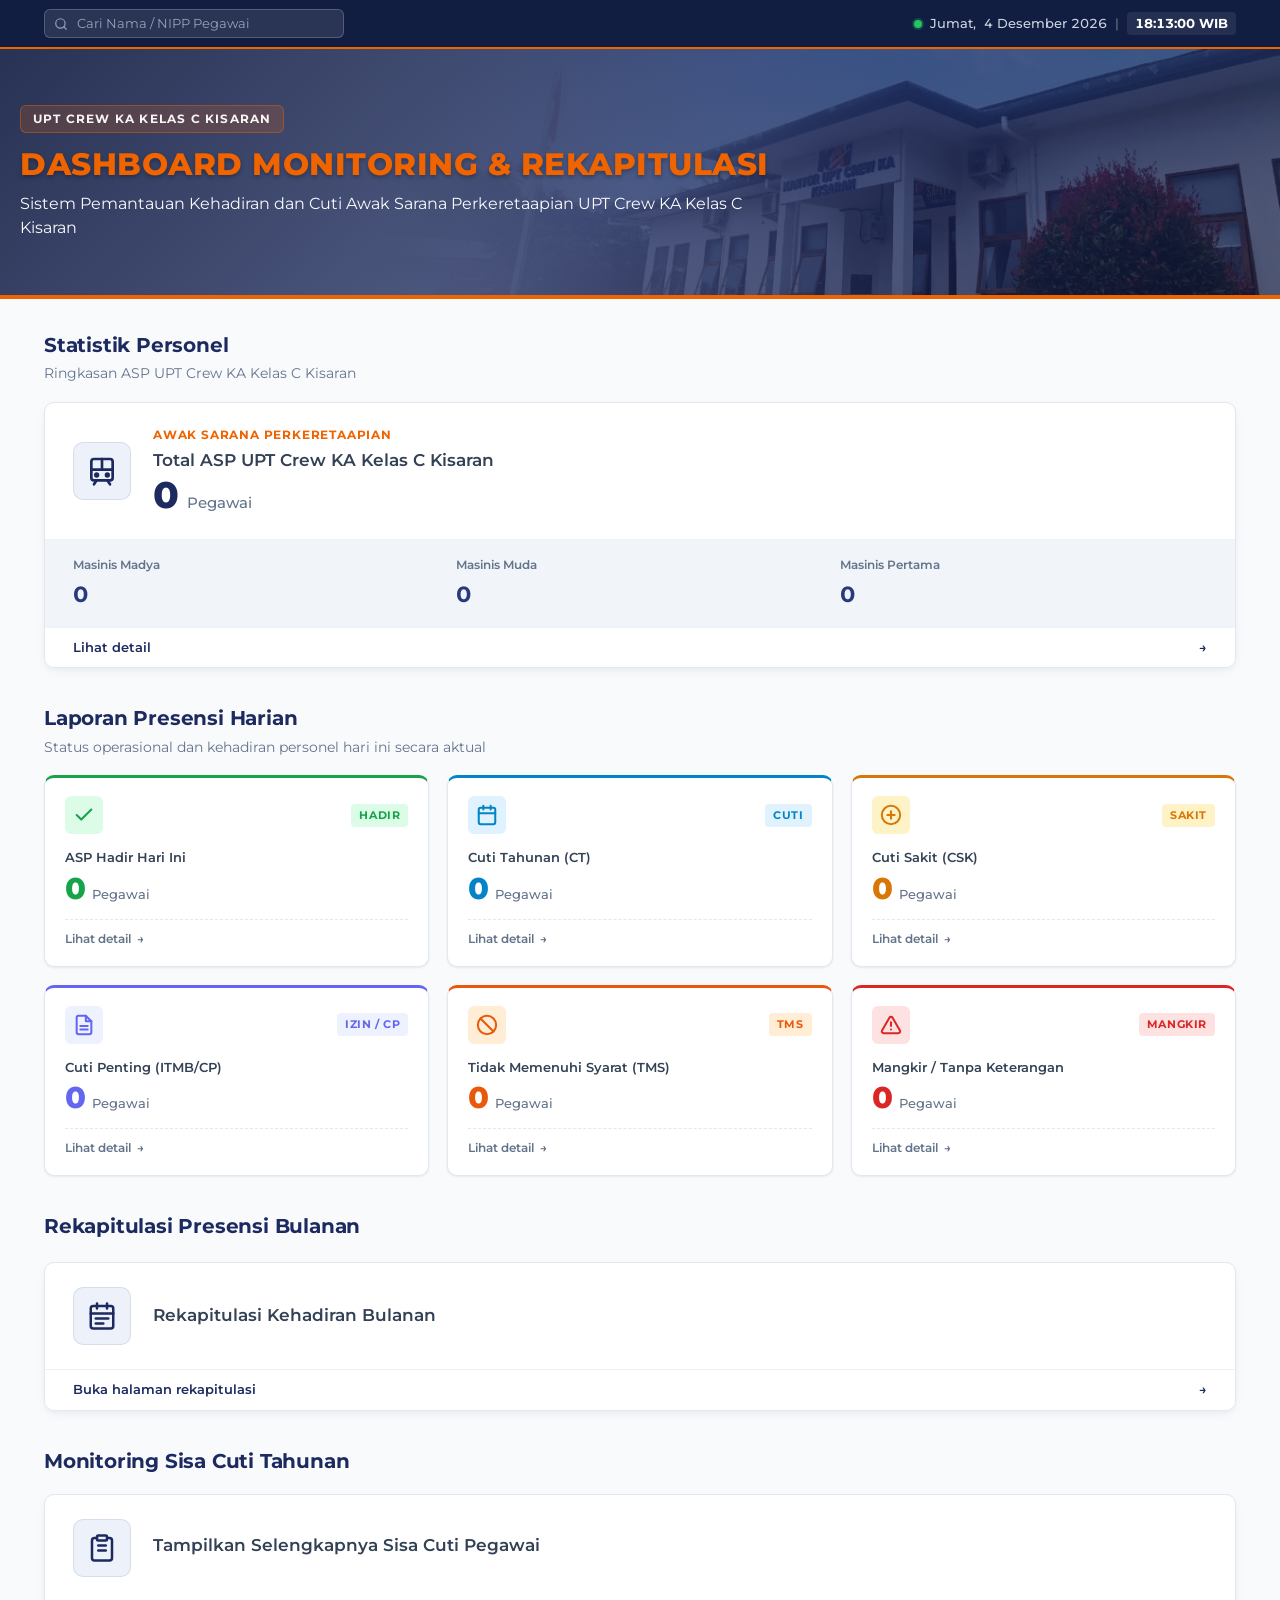
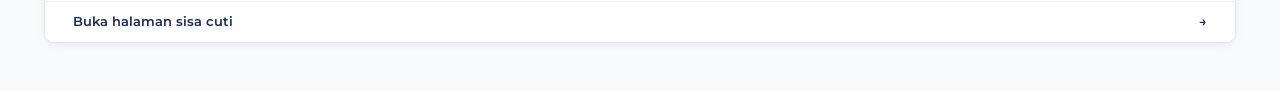
<file: index.html>
<!DOCTYPE html>
<html lang="id">
<head>
    <meta charset="UTF-8">
    <meta name="viewport" content="width=device-width, initial-scale=1.0">
    <title>Dashboard Rekapitulasi - UPT Crew KA Kisaran</title>
    <link rel="stylesheet" href="css/style.css">
    <!-- Google Fonts Montserrat -->
    <link rel="preconnect" href="https://fonts.googleapis.com">
    <link rel="preconnect" href="https://fonts.gstatic.com" crossorigin>
    <link href="https://fonts.googleapis.com/css2?family=Montserrat:wght@400;500;600;700;800&display=swap" rel="stylesheet">
</head>
<body>

    <!-- ================= TOP UTILITY BAR (IDENTITAS & WAKTU REAL-TIME) ================= -->
    <header class="top-header" role="banner">
        <div class="top-header-inner">
            <div class="global-search-container">
                <div class="global-search-wrapper">
                    <svg viewBox="0 0 24 24" width="14" height="14" fill="none" stroke="currentColor" stroke-width="2" stroke-linecap="round" stroke-linejoin="round" aria-hidden="true">
                        <circle cx="11" cy="11" r="8"/>
                        <line x1="21" x2="16.65" y1="21" y2="16.65"/>
                    </svg>
                    <input type="text" id="global-search-input" placeholder="Cari Nama / NIPP Pegawai" aria-label="Cari NIPP atau Nama Pegawai">
                </div>
                <!-- Kotak Hasil Pencarian Instan (Dropdown) -->
                <div id="global-search-results" class="global-search-dropdown" style="display: none;"></div>
            </div>
            <div class="time-container" aria-label="Waktu sistem saat ini">
                <span class="live-status-dot" aria-hidden="true"></span>
                <span id="hari-ini"></span>
                <span id="tanggal-ini"></span>
                <span class="time-separator" aria-hidden="true">|</span>
                <span id="jam-ini" class="time-clock"></span>
            </div>
        </div>
    </header>

    <!-- ================= EXECUTIVE HERO BANNER ================= -->
    <section class="kai-banner" aria-label="Identitas Dashboard">
        <div class="banner-overlay"></div>
        <div class="banner-container">
            <div class="banner-badge">UPT CREW KA KELAS C KISARAN</div>
            <h1 class="banner-title">DASHBOARD MONITORING &amp; REKAPITULASI</h1>
            <p class="banner-subtitle">Sistem Pemantauan Kehadiran dan Cuti Awak Sarana Perkeretaapian UPT Crew KA Kelas C Kisaran </p>
        </div>
    </section>

    <!-- ================= KONTEN UTAMA DASHBOARD ================= -->
    <main class="dashboard-content" id="main-content">

        <!-- ================= SECTION 1: STATISTIK PERSONEL ASP ================= -->
        <section class="dashboard-section" id="section-asp" aria-labelledby="heading-asp">
            <div class="section-header">
                <div>
                    <h2 id="heading-asp" class="section-title">Statistik Personel</h2>
                    <p class="section-desc">Ringkasan ASP UPT Crew KA Kelas C Kisaran</p>
                </div>
            </div>

            <a href="#tabel-crew" class="kpi-utama-card" aria-label="Lihat rincian seluruh personel Awak Sarana Perkeretaapian">
                <div class="kpi-utama-main">
                    <div class="kpi-brand-icon" aria-hidden="true">
                        <!-- SVG Lokomotif / Kereta Minimalis -->
                        <svg viewBox="0 0 24 24" width="32" height="32" fill="none" stroke="currentColor" stroke-width="2" stroke-linecap="round" stroke-linejoin="round">
                            <rect x="4" y="3" width="16" height="16" rx="2"/>
                            <path d="M4 11h16"/>
                            <path d="M12 3v8"/>
                            <path d="m8 19-2 3"/>
                            <path d="m16 19 2 3"/>
                            <circle cx="8" cy="15" r="1"/>
                            <circle cx="16" cy="15" r="1"/>
                        </svg>
                    </div>
                    <div class="kpi-main-info">
                        <span class="kpi-badge-label">Awak Sarana Perkeretaapian</span>
                        <h3 class="kpi-main-heading">Total ASP UPT Crew KA Kelas C Kisaran</h3>
                        <div class="kpi-number-row">
                            <span class="kpi-main-val" id="val-asp">0</span>
                            <span class="kpi-unit">Pegawai</span>
                        </div>
                    </div>
                </div>

                <div class="kpi-utama-footer">
                    <div class="kpi-sub-metric">
                        <span class="sub-metric-label">Masinis Madya</span>
                        <span class="sub-metric-val" id="val-madya">0</span>
                    </div>
                    <div class="kpi-sub-metric">
                        <span class="sub-metric-label">Masinis Muda</span>
                        <span class="sub-metric-val" id="val-muda">0</span>
                    </div>
                    <div class="kpi-sub-metric">
                        <span class="sub-metric-label">Masinis Pertama</span>
                        <span class="sub-metric-val" id="val-pertama">0</span>
                    </div>
                </div>

                <div class="kpi-action-bar">
                    <span>Lihat detail</span>
                    <span aria-hidden="true">&rarr;</span>
                </div>
            </a>
        </section>

        <!-- ================= SECTION 2: LAPORAN KEHADIRAN HARIAN ================= -->
        <section class="dashboard-section" id="section-laporan-harian" aria-labelledby="heading-harian">
            <div class="section-header">
                <div>
                    <h2 id="heading-harian" class="section-title">Laporan Presensi Harian</h2>
                    <p class="section-desc">Status operasional dan kehadiran personel hari ini secara aktual</p>
                </div>
            </div>

            <!-- Grid 6 Kartu Status Presensi Harian -->
            <div class="widgets-grid">

                <!-- 1. Hadir -->
                <a href="#tabel-hadir" class="widget-card widget-hadir" aria-label="Lihat rincian pegawai hadir hari ini">
                    <div class="widget-top">
                        <div class="widget-icon-wrapper" aria-hidden="true">
                            <svg viewBox="0 0 24 24" width="22" height="22" fill="none" stroke="currentColor" stroke-width="2.2" stroke-linecap="round" stroke-linejoin="round">
                                <path d="M20 6 9 17l-5-5"/>
                            </svg>
                        </div>
                        <span class="widget-status-tag">Hadir</span>
                    </div>
                    <div class="widget-body">
                        <span class="widget-label">ASP Hadir Hari Ini</span>
                        <div class="widget-val-row">
                            <span class="widget-val" id="val-hadir">0</span>
                            <span class="widget-unit">Pegawai</span>
                        </div>
                    </div>
                    <div class="widget-footer-action">
                        <span>Lihat detail</span>
                        <span aria-hidden="true">&rarr;</span>
                    </div>
                </a>

                <!-- 2. Cuti Tahunan -->
                <a href="#tabel-cuti" class="widget-card widget-cuti" aria-label="Lihat rincian pegawai cuti tahunan">
                    <div class="widget-top">
                        <div class="widget-icon-wrapper" aria-hidden="true">
                            <svg viewBox="0 0 24 24" width="22" height="22" fill="none" stroke="currentColor" stroke-width="2.2" stroke-linecap="round" stroke-linejoin="round">
                                <rect width="18" height="18" x="3" y="4" rx="2" ry="2"/>
                                <line x1="16" x2="16" y1="2" y2="6"/>
                                <line x1="8" x2="8" y1="2" y2="6"/>
                                <line x1="3" x2="21" y1="10" y2="10"/>
                            </svg>
                        </div>
                        <span class="widget-status-tag">Cuti</span>
                    </div>
                    <div class="widget-body">
                        <span class="widget-label">Cuti Tahunan (CT)</span>
                        <div class="widget-val-row">
                            <span class="widget-val" id="val-cuti">0</span>
                            <span class="widget-unit">Pegawai</span>
                        </div>
                    </div>
                    <div class="widget-footer-action">
                        <span>Lihat detail</span>
                        <span aria-hidden="true">&rarr;</span>
                    </div>
                </a>

                <!-- 3. Sakit -->
                <a href="#tabel-sakit" class="widget-card widget-sakit" aria-label="Lihat rincian pegawai sakit hari ini">
                    <div class="widget-top">
                        <div class="widget-icon-wrapper" aria-hidden="true">
                            <svg viewBox="0 0 24 24" width="22" height="22" fill="none" stroke="currentColor" stroke-width="2.2" stroke-linecap="round" stroke-linejoin="round">
                                <circle cx="12" cy="12" r="10"/>
                                <line x1="12" x2="12" y1="8" y2="16"/>
                                <line x1="8" x2="16" y1="12" y2="12"/>
                            </svg>
                        </div>
                        <span class="widget-status-tag">Sakit</span>
                    </div>
                    <div class="widget-body">
                        <span class="widget-label">Cuti Sakit (CSK)</span>
                        <div class="widget-val-row">
                            <span class="widget-val" id="val-sakit">0</span>
                            <span class="widget-unit">Pegawai</span>
                        </div>
                    </div>
                    <div class="widget-footer-action">
                        <span>Lihat detail</span>
                        <span aria-hidden="true">&rarr;</span>
                    </div>
                </a>

                <!-- 4. Cuti Penting -->
                <a href="#tabel-itmb" class="widget-card widget-penting" aria-label="Lihat rincian pegawai cuti penting hari ini">
                    <div class="widget-top">
                        <div class="widget-icon-wrapper" aria-hidden="true">
                            <svg viewBox="0 0 24 24" width="22" height="22" fill="none" stroke="currentColor" stroke-width="2.2" stroke-linecap="round" stroke-linejoin="round">
                                <path d="M14 2H6a2 2 0 0 0-2 2v16a2 2 0 0 0 2 2h12a2 2 0 0 0 2-2V8z"/>
                                <polyline points="14 2 14 8 20 8"/>
                                <line x1="16" x2="8" y1="13" y2="13"/>
                                <line x1="16" x2="8" y1="17" y2="17"/>
                            </svg>
                        </div>
                        <span class="widget-status-tag">Izin / CP</span>
                    </div>
                    <div class="widget-body">
                        <span class="widget-label">Cuti Penting (ITMB/CP)</span>
                        <div class="widget-val-row">
                            <span class="widget-val" id="val-itmb">0</span>
                            <span class="widget-unit">Pegawai</span>
                        </div>
                    </div>
                    <div class="widget-footer-action">
                        <span>Lihat detail</span>
                        <span aria-hidden="true">&rarr;</span>
                    </div>
                </a>

                <!-- 5. TMS -->
                <a href="#tabel-tms" class="widget-card widget-tms" aria-label="Lihat rincian pegawai tidak memenuhi syarat hari ini">
                    <div class="widget-top">
                        <div class="widget-icon-wrapper" aria-hidden="true">
                            <svg viewBox="0 0 24 24" width="22" height="22" fill="none" stroke="currentColor" stroke-width="2.2" stroke-linecap="round" stroke-linejoin="round">
                                <circle cx="12" cy="12" r="10"/>
                                <line x1="4.93" x2="19.07" y1="4.93" y2="19.07"/>
                            </svg>
                        </div>
                        <span class="widget-status-tag">TMS</span>
                    </div>
                    <div class="widget-body">
                        <span class="widget-label">Tidak Memenuhi Syarat (TMS)</span>
                        <div class="widget-val-row">
                            <span class="widget-val" id="val-tms">0</span>
                            <span class="widget-unit">Pegawai</span>
                        </div>
                    </div>
                    <div class="widget-footer-action">
                        <span>Lihat detail</span>
                        <span aria-hidden="true">&rarr;</span>
                    </div>
                </a>

                <!-- 6. Mangkir -->
                <a href="#tabel-mangkir" class="widget-card widget-mangkir" aria-label="Lihat rincian pegawai mangkir hari ini">
                    <div class="widget-top">
                        <div class="widget-icon-wrapper" aria-hidden="true">
                            <svg viewBox="0 0 24 24" width="22" height="22" fill="none" stroke="currentColor" stroke-width="2.2" stroke-linecap="round" stroke-linejoin="round">
                                <path d="m21.73 18-8-14a2 2 0 0 0-3.48 0l-8 14A2 2 0 0 0 4 21h16a2 2 0 0 0 1.73-3Z"/>
                                <line x1="12" x2="12" y1="9" y2="13"/>
                                <line x1="12" x2="12.01" y1="17" y2="17"/>
                            </svg>
                        </div>
                        <span class="widget-status-tag">Mangkir</span>
                    </div>
                    <div class="widget-body">
                        <span class="widget-label">Mangkir / Tanpa Keterangan</span>
                        <div class="widget-val-row">
                            <span class="widget-val" id="val-mangkir">0</span>
                            <span class="widget-unit">Pegawai</span>
                        </div>
                    </div>
                    <div class="widget-footer-action">
                        <span>Lihat detail</span>
                        <span aria-hidden="true">&rarr;</span>
                    </div>
                </a>

            </div>
        </section>

        <!-- ================= SECTION 3: REKAPITULASI PRESENSI BULANAN ================= -->
        <section class="dashboard-section" id="section-laporan-bulanan" aria-labelledby="heading-bulanan">
            <div class="section-header">
                <div>
                    <h2 id="heading-bulanan" class="section-title">Rekapitulasi Presensi Bulanan</h2>
                    <p class="section-desc"></p>
                </div>
            </div>

            <!-- Kartu dengan style konsisten (mengikuti .tren-cuti-card / .kpi-utama-card) -->
            <a href="rekap-bulanan.html" class="kpi-utama-card" target="_blank" aria-label="Buka halaman Rekapitulasi Presensi Bulanan di tab baru">
                <div class="kpi-utama-main">
                    <div class="kpi-brand-icon" aria-hidden="true">
                        <svg viewBox="0 0 24 24" width="30" height="30" fill="none" stroke="currentColor" stroke-width="2" stroke-linecap="round" stroke-linejoin="round">
                            <rect width="18" height="18" x="3" y="4" rx="2" ry="2"/>
                            <line x1="16" x2="16" y1="2" y2="6"/>
                            <line x1="8" x2="8" y1="2" y2="6"/>
                            <line x1="3" x2="21" y1="10" y2="10"/>
                            <line x1="7" x2="17" y1="14" y2="14"/>
                            <line x1="7" x2="13" y1="18" y2="18"/>
                        </svg>
                    </div>
                    <div class="kpi-main-info" style="flex-grow: 1;">
                        <span class="kpi-badge-label"></span>
                        <h3 class="kpi-main-heading">Rekapitulasi Kehadiran Bulanan</h3>
                        <p style="font-size: 0.86rem; color: var(--text-muted); margin-top: 4px; font-weight: 400;">
                        </p>
                    </div>
                </div>
                <div class="kpi-action-bar">
                    <span>Buka halaman rekapitulasi</span>
                    <span aria-hidden="true">&rarr;</span>
                </div>
            </a>
        </section>
    <!-- ================= SECTION: MONITORING SISA CUTI TAHUNAN ================= -->
        <section class="dashboard-section" aria-labelledby="heading-sisa-cuti">
            <div class="section-header">
                <div>
                    <h2 id="heading-sisa-cuti" class="section-title">Monitoring Sisa Cuti Tahunan</h2>
                </div>
            </div>

            <!-- Kartu Akses ke Halaman Sisa Cuti -->
            <a href="sisa-cuti.html" class="kpi-utama-card" aria-label="Buka halaman Monitoring Sisa Cuti di tab baru">
                <div class="kpi-utama-main">
                    <div class="kpi-brand-icon" aria-hidden="true">
                        <!-- Icon Dokumen / Kalkulator Cuti -->
                        <svg viewBox="0 0 24 24" width="30" height="30" fill="none" stroke="currentColor" stroke-width="2" stroke-linecap="round" stroke-linejoin="round">
                            <path d="M16 4h2a2 2 0 0 1 2 2v14a2 2 0 0 1-2 2H6a2 2 0 0 1-2-2V6a2 2 0 0 1 2-2h2"/>
                            <rect width="8" height="4" x="8" y="2" rx="1" ry="1"/>
                            <path d="M9 14h6"/>
                            <path d="M9 10h6"/>
                        </svg>
                    </div>
                    <div class="kpi-main-info" style="flex-grow: 1;">
                        <h3 class="kpi-main-heading">Tampilkan Selengkapnya Sisa Cuti Pegawai</h3>
                    </div>
                </div>

                <div class="kpi-action-bar">
                    <span>Buka halaman sisa cuti</span>
                    <span aria-hidden="true">&rarr;</span>
                </div>
            </a>
        </section>
    <!-- ================= MODAL DETAIL POP-UP ================= -->
    <div id="modal-detail" class="modal-overlay" style="display: none;" role="dialog" aria-modal="true" aria-labelledby="modal-title">
        <div class="modal-content">
            <div class="modal-header">
                <div>
                    <span class="modal-subtitle">UPT CREW KA KELAS C KISARAN</span>
                    <h2 id="modal-title" class="modal-title">Daftar Detail</h2>
                </div>
                <button id="modal-close" class="modal-close-btn" type="button" aria-label="Tutup jendela detail">&times;</button>
            </div>
            <div class="modal-search-wrapper">
                <input type="text" id="modal-search-input" placeholder="Saring nama, NIPP, atau jabatan dalam daftar..." aria-label="Saring data dalam modal">
            </div>
            <div class="modal-body">
                <table class="data-table modal-data-table">
                    <thead>
                        <tr>
                            <th scope="col" class="cell-center">No</th>
                            <th scope="col">Nama</th>
                            <th scope="col" class="cell-center">NIPP</th>
                            <th scope="col">Jabatan</th>
                            <th scope="col">Keterangan</th>
                        </tr>
                    </thead>
                    <tbody id="modal-table-body">
                        <!-- Data dimasukkan secara dinamis via JavaScript -->
                    </tbody>
                </table>
            </div>
            <div class="modal-footer">
                <span id="modal-count-info" class="modal-count-info">Memuat data...</span>
                <button id="modal-close-action" class="btn btn-secondary btn-sm" type="button">Tutup</button>
            </div>
        </div>
    </div>

    <!-- Hubungkan berkas JavaScript -->
    <script src="js/main.js"></script>
</body>
</html>
</file>
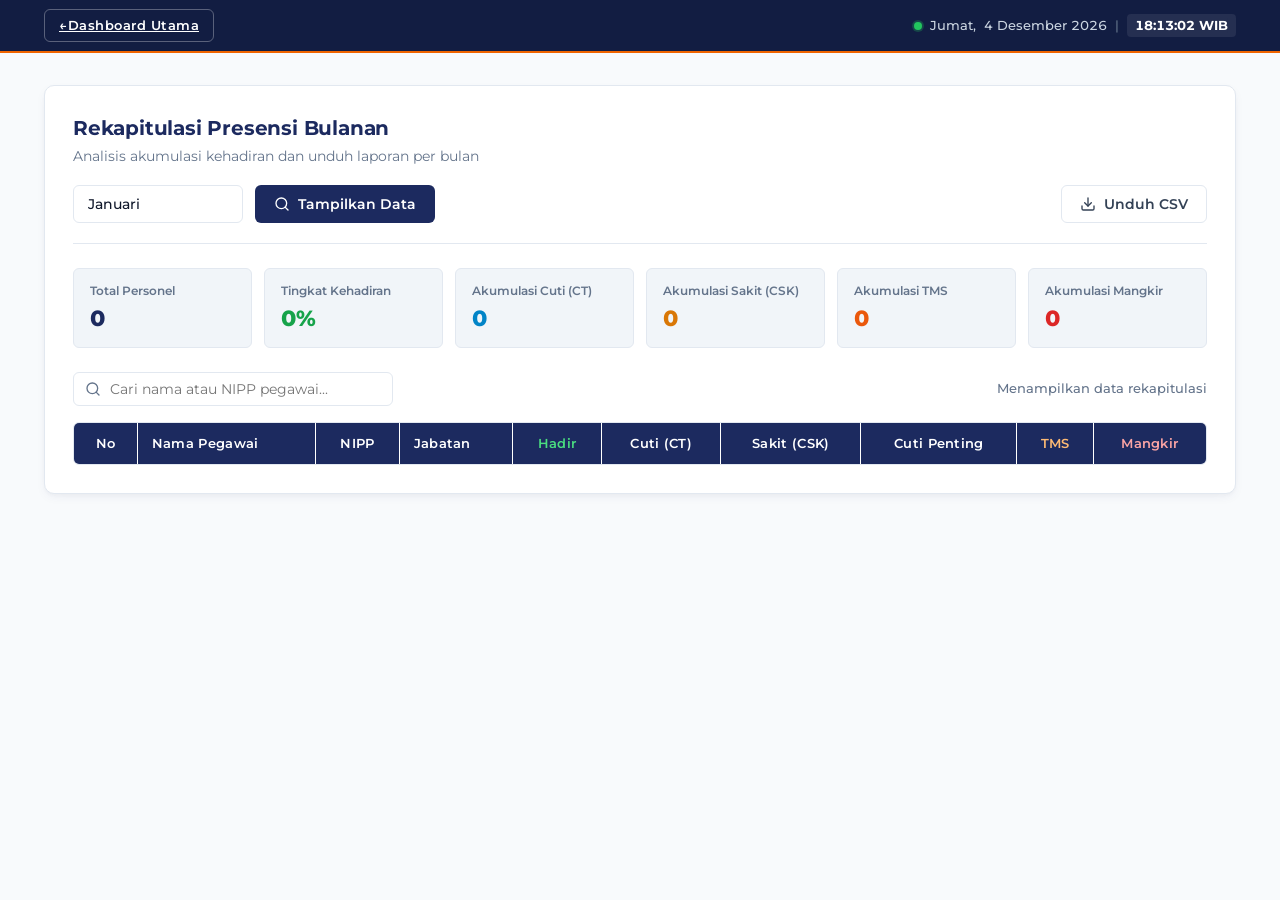
<file: rekap-bulanan.html>
<!DOCTYPE html>
<html lang="id">
<head>
    <meta charset="UTF-8">
    <meta name="viewport" content="width=device-width, initial-scale=1.0">
    <title>Rekapitulasi Presensi Bulanan - UPT Crew KA Kisaran</title>
    <link rel="stylesheet" href="css/style.css">
    <!-- Google Fonts Montserrat -->
    <link rel="preconnect" href="https://fonts.googleapis.com">
    <link rel="preconnect" href="https://fonts.gstatic.com" crossorigin>
    <link href="https://fonts.googleapis.com/css2?family=Montserrat:wght@400;500;600;700;800&display=swap" rel="stylesheet">
</head>
<body>

    <!-- ================= TOP UTILITY BAR ================= -->
    <header class="top-header" role="banner">
        <div class="top-header-inner">
            <div class="brand-affiliation">
                <a href="index.html" class="btn btn-secondary btn-sm" style="color: white; border-color: rgba(255,255,255,0.3); background: transparent;">
                    &larr;Dashboard Utama
                </a>
            </div>
            <div class="time-container" aria-label="Waktu sistem saat ini">
                <span class="live-status-dot" aria-hidden="true"></span>
                <span id="hari-ini"></span>
                <span id="tanggal-ini"></span>
                <span class="time-separator" aria-hidden="true">|</span>
                <span id="jam-ini" class="time-clock"></span>
            </div>
        </div>
    </header>

    <!-- ================= KONTEN UTAMA REKAPITULASI BULANAN ================= -->
    <main class="dashboard-content" id="main-content">
        <section class="dashboard-section section-bulanan-card" aria-labelledby="heading-bulanan">
            <div class="section-header">
                <div>
                    <h2 id="heading-bulanan" class="section-title">Rekapitulasi Presensi Bulanan</h2>
                    <p class="section-desc">Analisis akumulasi kehadiran dan unduh laporan per bulan</p>
                </div>
            </div>

            <!-- Kontrol Pilih Bulan & Aksi -->
            <div class="bulan-toolbar">
                <div class="toolbar-left">
                    <label for="select-pilih-bulan" class="sr-only">Pilih Bulan</label>
                    <div class="select-wrapper">
                        <select id="select-pilih-bulan" aria-label="Pilih Bulan Rekapitulasi">
                            <option value="0">Januari</option>
                            <option value="1">Februari</option>
                            <option value="2">Maret</option>
                            <option value="3">April</option>
                            <option value="4">Mei</option>
                            <option value="5">Juni</option>
                            <option value="6">Juli</option>
                            <option value="7">Agustus</option>
                            <option value="8">September</option>
                            <option value="9">Oktober</option>
                            <option value="10">November</option>
                            <option value="11">Desember</option>
                        </select>
                    </div>
                    <button id="btn-tampilkan-bulan" class="btn btn-primary" type="button">
                        <svg viewBox="0 0 24 24" width="16" height="16" fill="none" stroke="currentColor" stroke-width="2" stroke-linecap="round" stroke-linejoin="round" aria-hidden="true">
                            <circle cx="11" cy="11" r="8"/>
                            <line x1="21" x2="16.65" y1="21" y2="16.65"/>
                        </svg>
                        <span>Tampilkan Data</span>
                    </button>
                </div>

                <div class="toolbar-right">
                    <button id="btn-ekspor-excel" class="btn btn-secondary" type="button">
                        <svg viewBox="0 0 24 24" width="16" height="16" fill="none" stroke="currentColor" stroke-width="2" stroke-linecap="round" stroke-linejoin="round" aria-hidden="true">
                            <path d="M21 15v4a2 2 0 0 1-2 2H5a2 2 0 0 1-2-2v-4"/>
                            <polyline points="7 10 12 15 17 10"/>
                            <line x1="12" x2="12" y1="15" y2="3"/>
                        </svg>
                        <span>Unduh CSV</span>
                    </button>
                </div>
            </div>

            <!-- Area Hasil Rekapitulasi Bulanan -->
            <div id="hasil-rekap-bulanan" class="hasil-rekap-container">
                
                <!-- 1. Ringkasan Kartu Statistik Bulanan -->
                <div class="bulan-summary-grid">
                    <div class="summary-card">
                        <span class="summary-label">Total Personel</span>
                        <div class="summary-val-row">
                            <span class="summary-val" id="sum-total-pegawai">0</span>
                        </div>
                    </div>
                    <div class="summary-card card-hadir">
                        <span class="summary-label">Tingkat Kehadiran</span>
                        <div class="summary-val-row">
                            <span class="summary-val" id="sum-rata-hadir">0%</span>
                        </div>
                    </div>
                    <div class="summary-card card-cuti">
                        <span class="summary-label">Akumulasi Cuti (CT)</span>
                        <div class="summary-val-row">
                            <span class="summary-val" id="sum-total-cuti">0</span>
                        </div>
                    </div>
                    <div class="summary-card card-sakit">
                        <span class="summary-label">Akumulasi Sakit (CSK)</span>
                        <div class="summary-val-row">
                            <span class="summary-val" id="sum-total-sakit">0</span>
                        </div>
                    </div>
                    <div class="summary-card card-tms">
                        <span class="summary-label">Akumulasi TMS</span>
                        <div class="summary-val-row">
                            <span class="summary-val" id="sum-total-tms">0</span>
                        </div>
                    </div>
                    <div class="summary-card card-mangkir">
                        <span class="summary-label">Akumulasi Mangkir</span>
                        <div class="summary-val-row">
                            <span class="summary-val" id="sum-total-mangkir">0</span>
                        </div>
                    </div>
                </div>

                <!-- 2. Filter Pencarian Tabel -->
                <div class="table-search-bar">
                    <div class="search-input-wrapper">
                        <svg viewBox="0 0 24 24" width="16" height="16" fill="none" stroke="currentColor" stroke-width="2" stroke-linecap="round" stroke-linejoin="round" aria-hidden="true">
                            <circle cx="11" cy="11" r="8"/>
                            <line x1="21" x2="16.65" y1="21" y2="16.65"/>
                        </svg>
                        <input type="text" id="input-cari-bulan" placeholder="Cari nama atau NIPP pegawai..." aria-label="Cari nama atau NIPP dalam tabel bulanan">
                    </div>
                    <div class="table-count-label" id="label-jumlah-rekap">Menampilkan data rekapitulasi</div>
                </div>

                <!-- 3. Tabel Rekapitulasi Per Personel -->
                <div class="table-responsive-wrapper">
                    <table class="data-table" id="tabel-rekap-bulanan">
                        <thead>
                            <tr>
                                <th scope="col" class="cell-center">No</th>
                                <th scope="col">Nama Pegawai</th>
                                <th scope="col" class="cell-center">NIPP</th>
                                <th scope="col">Jabatan</th>
                                <th scope="col" class="cell-center col-hadir">Hadir</th>
                                <th scope="col" class="cell-center">Cuti (CT)</th>
                                <th scope="col" class="cell-center">Sakit (CSK)</th>
                                <th scope="col" class="cell-center">Cuti Penting</th>
                                <th scope="col" class="cell-center col-tms">TMS</th>
                                <th scope="col" class="cell-center col-mangkir">Mangkir</th>
                            </tr>
                        </thead>
                        <tbody id="tabel-rekap-bulanan-body">
                            <!-- Injeksi data melalui JavaScript -->
                        </tbody>
                    </table>
                </div>

            </div>
        </section>
    </main>

    <!-- Hubungkan berkas JavaScript -->
    <script src="js/main.js"></script>
</body>
</html>
</file>
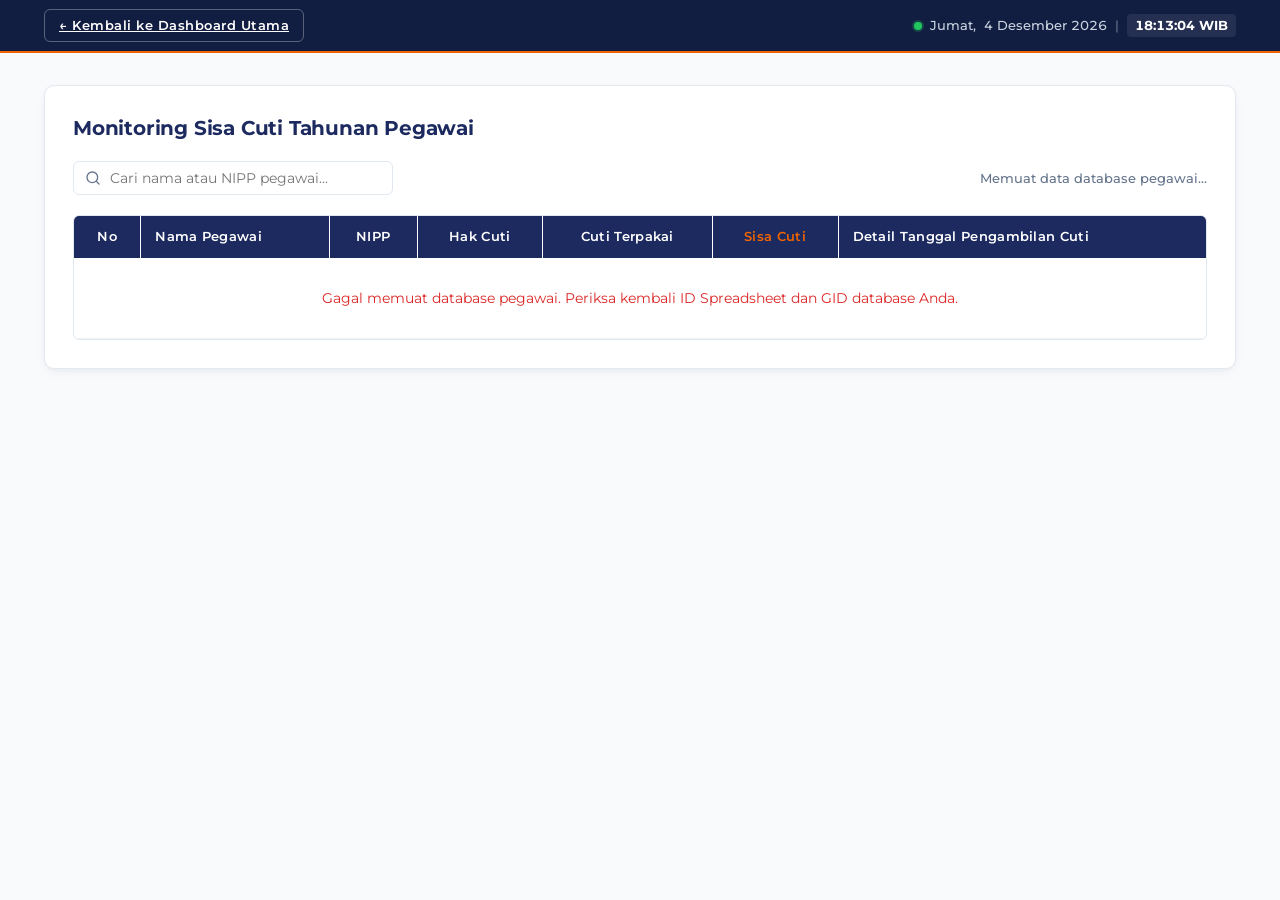
<file: sisa-cuti.html>
<!DOCTYPE html>
<html lang="id">
<head>
    <meta charset="UTF-8">
    <meta name="viewport" content="width=device-width, initial-scale=1.0">
    <title>Monitoring Sisa Cuti Tahunan - UPT Crew KA Kisaran</title>
    <link rel="stylesheet" href="css/style.css">
    <link rel="preconnect" href="https://fonts.googleapis.com">
    <link rel="preconnect" href="https://fonts.gstatic.com" crossorigin>
    <link href="https://fonts.googleapis.com/css2?family=Montserrat:wght@400;500;600;700;800&display=swap" rel="stylesheet">
</head>
<body>

    <!-- TOP UTILITY BAR -->
    <header class="top-header" role="banner">
        <div class="top-header-inner">
            <div class="brand-affiliation">
                <a href="index.html" class="btn btn-secondary btn-sm" style="color: white; border-color: rgba(255,255,255,0.3); background: transparent;">
                    &larr; Kembali ke Dashboard Utama
                </a>
            </div>
            <div class="time-container">
                <span class="live-status-dot"></span>
                <span id="hari-ini"></span>
                <span id="tanggal-ini"></span>
                <span class="time-separator">|</span>
                <span id="jam-ini" class="time-clock"></span>
            </div>
        </div>
    </header>

    <!-- KONTEN UTAMA -->
    <main class="dashboard-content" id="main-content">
        <section class="dashboard-section section-bulanan-card">
            <div class="section-header">
                <div>
                    <h2 class="section-title">Monitoring Sisa Cuti Tahunan Pegawai</h2>
                </div>
            </div>

            <!-- Toolbar Pencarian -->
            <div class="table-search-bar" style="margin-bottom: 20px;">
                <div class="search-input-wrapper">
                    <svg viewBox="0 0 24 24" width="16" height="16" fill="none" stroke="currentColor" stroke-width="2" stroke-linecap="round" stroke-linejoin="round">
                        <circle cx="11" cy="11" r="8"/>
                        <line x1="21" x2="16.65" y1="21" y2="16.65"/>
                    </svg>
                    <input type="text" id="input-cari-sisa-cuti" placeholder="Cari nama atau NIPP pegawai...">
                </div>
                <div class="table-count-label" id="label-jumlah-cuti">Memuat data database pegawai...</div>
            </div>

            <!-- Tabel Sisa Cuti -->
            <div class="table-responsive-wrapper">
                <table class="data-table" id="tabel-sisa-cuti">
                    <thead>
                        <tr>
                            <th scope="col" class="cell-center">No</th>
                            <th scope="col">Nama Pegawai</th>
                            <th scope="col" class="cell-center">NIPP</th>
                            <th scope="col" class="cell-center">Hak Cuti</th>
                            <th scope="col" class="cell-center">Cuti Terpakai</th>
                            <th scope="col" class="cell-center" style="color: var(--kai-orange);">Sisa Cuti</th>
                            <th scope="col">Detail Tanggal Pengambilan Cuti</th>
                        </tr>
                    </thead>
                    <tbody id="tabel-sisa-cuti-body">
                        <tr><td colspan="7" class="cell-center" style="padding: 30px; color: var(--text-muted);">Menghubungkan ke database pegawai dan rekapitulasi cuti...</td></tr>
                    </tbody>
                </table>
            </div>
        </section>
    </main>

    <script src="js/main.js"></script>
</body>
</html>
</file>
<file: css/style.css>
/* ==========================================================================
   DASHBOARD REKAPITULASI UPT CREW KA KELAS C KISARAN
   Design System: Minimalist KAI Corporate Operations Dashboard
   ========================================================================== */

/* 1. RESET & CUSTOM PROPERTIES */
:root {
    /* Brand Identity (PT Kereta Api Indonesia) */
    --kai-blue: #1c2a5f;
    --kai-blue-dark: #121d42;
    --kai-blue-light: #283a7c;
    --kai-blue-soft: #edf1fa;
    --kai-orange: #f06400;
    --kai-orange-hover: #d95700;
    --kai-orange-soft: #fff3eb;

    /* Neutrals & Surfaces */
    --bg-page: #f8fafc;
    --surface-card: #ffffff;
    --surface-subtle: #f1f5f9;
    --border-color: #e2e8f0;
    --border-subtle: #edf2f7;

    /* Typography Colors (High Contrast WCAG AA Compliant) */
    --text-primary: #0f172a;
    --text-secondary: #334155;
    --text-muted: #64748b;
    --text-white: #ffffff;

    /* Operational Status Semantic Colors */
    --status-hadir: #16a34a;
    --status-hadir-bg: #dcfce7;
    --status-cuti: #0284c7;
    --status-cuti-bg: #e0f2fe;
    --status-sakit: #d97706;
    --status-sakit-bg: #fef3c7;
    --status-penting: #6366f1;
    --status-penting-bg: #eef2ff;
    --status-tms: #ea580c;
    --status-tms-bg: #ffedd5;
    --status-mangkir: #dc2626;
    --status-mangkir-bg: #fee2e2;

    /* Elevation & Radii */
    --radius-sm: 6px;
    --radius-md: 10px;
    --radius-lg: 14px;
    --shadow-subtle: 0 1px 3px rgba(15, 23, 42, 0.05), 0 1px 2px rgba(15, 23, 42, 0.03);
    --shadow-card: 0 4px 12px -2px rgba(28, 42, 95, 0.06), 0 2px 4px -1px rgba(0, 0, 0, 0.03);
    --shadow-hover: 0 10px 24px -4px rgba(28, 42, 95, 0.10), 0 4px 8px -2px rgba(0, 0, 0, 0.04);
}

*, *::before, *::after {
    margin: 0;
    padding: 0;
    box-sizing: border-box;
    font-family: 'Montserrat', -apple-system, BlinkMacSystemFont, 'Segoe UI', Roboto, sans-serif;
}

html {
    -webkit-text-size-adjust: 100%;
    text-size-adjust: 100%;
    scroll-behavior: smooth;
    background-color: var(--bg-page);
    color: var(--text-primary);
}

body {
    min-height: 100vh;
    display: flex;
    flex-direction: column;
    background-color: var(--bg-page);
    line-height: 1.5;
    -webkit-font-smoothing: antialiased;
}

/* Accessibility helper */
.sr-only {
    position: absolute;
    width: 1px;
    height: 1px;
    padding: 0;
    margin: -1px;
    overflow: hidden;
    clip: rect(0, 0, 0, 0);
    white-space: nowrap;
    border: 0;
}

:focus-visible {
    outline: 2px solid var(--kai-orange);
    outline-offset: 2px;
}

/* ==========================================================================
   2. TOP UTILITY HEADER (BRANDING & REAL-TIME CLOCK)
   ========================================================================== */
.top-header {
    background-color: var(--kai-blue-dark);
    color: var(--text-white);
    border-bottom: 2px solid var(--kai-orange);
    position: sticky;
    top: 0;
    z-index: 50;
    font-size: 0.82rem;
    font-weight: 500;
}

.top-header-inner {
    max-width: 1240px;
    margin: 0 auto;
    padding: 9px 24px;
    display: flex;
    justify-content: space-between;
    align-items: center;
    gap: 16px;
    flex-wrap: wrap;
}

.brand-affiliation {
    display: flex;
    align-items: center;
    gap: 10px;
    letter-spacing: 0.5px;
}

.brand-tag {
    background-color: var(--kai-orange);
    color: var(--text-white);
    padding: 2px 7px;
    font-weight: 800;
    font-size: 0.72rem;
    border-radius: var(--radius-sm);
    letter-spacing: 1px;
}

.brand-text {
    font-weight: 600;
    opacity: 0.95;
}

.time-container {
    display: flex;
    align-items: center;
    gap: 8px;
    color: #cbd5e1;
    font-variant-numeric: tabular-nums;
}

.live-status-dot {
    width: 8px;
    height: 8px;
    background-color: #22c55e;
    border-radius: 50%;
    display: inline-block;
    box-shadow: 0 0 0 2px rgba(34, 197, 94, 0.25);
    animation: pulseStatus 2s infinite ease-in-out;
}

@keyframes pulseStatus {
    0%, 100% { opacity: 1; transform: scale(1); }
    50% { opacity: 0.6; transform: scale(0.9); }
}

.time-separator {
    color: #64748b;
}

.time-clock {
    font-weight: 700;
    color: var(--text-white);
    background: rgba(255, 255, 255, 0.08);
    padding: 2px 8px;
    border-radius: 4px;
}

/* ==========================================================================
   3. EXECUTIVE HERO BANNER
   ========================================================================== */

.kai-banner {
    position: relative;
    width: 100%;
    min-height: 250px;
    box-sizing: border-box;

    background-color: var(--kai-blue);
    background-image: url('../assets/images/bg-header.png');
    background-size: cover;
    background-position: 70%;
    background-repeat: no-repeat;

    color: var(--text-white);
    padding: 40px 16px;

    border-bottom: 4px solid var(--kai-orange);
    overflow: hidden;
    display: flex;
    align-items: center;
}
/* Tampilan mobile */
@media (max-width: 600px) {
    .kai-banner {
        min-height: 150px;
        height: auto;
        padding: 24px 16px;
        background-position: center;
    }
}

/* Menggunakan Gradasi Profesional (Gradient Overlay) */
.banner-overlay {
    position: absolute;
    top: 0;
    left: 0;
    width: 100%;
    height: 100%;
    /* Gradasi dari biru gelap korporat ke transparan agar foto tetap terlihat hidup di bagian tertentu */
    background: linear-gradient(135deg, rgba(18, 29, 66, 0.90) 0%, rgba(28, 42, 95, 0.75) 50%, rgba(18, 29, 66, 0.60) 100%);
    z-index: 1;
}
.banner-title span {
    color: var(--kai-orange);
}
.banner-container {
    max-width: 1240px;
    width: 100%;
    margin: 0 auto;
    position: relative;
    z-index: 2;
}

.banner-badge {
    display: inline-block;
    background-color: rgba(240, 100, 0, 0.18);
    color: #f7f4f3;
    border: 1px solid rgba(240, 100, 0, 0.4);
    padding: 4px 12px;
    border-radius: var(--radius-sm);
    font-size: 0.75rem;
    font-weight: 700;
    letter-spacing: 1.2px;
    text-transform: uppercase;
    margin-bottom: 12px;
}

.banner-title {
    font-size: 1.95rem;
    font-weight: 800;
    letter-spacing: 0.5px;
    line-height: 1.25;
    margin-bottom: 8px;
    color: var(--kai-orange);
    text-shadow: 0 2px 4px rgba(0, 0, 0, 0.3);
}

.banner-subtitle {
    font-size: 1rem;
    color: var(--bg-page);
    font-weight: 400;
    max-width: 780px;
    line-height: 1.5;
}

/* ==========================================================================
   4. DASHBOARD CONTENT CONTAINER & SECTION HEADERS
   ========================================================================== */
.dashboard-content {
    max-width: 1240px;
    width: 100%;
    margin: 32px auto 48px auto;
    padding: 0 24px;
    display: flex;
    flex-direction: column;
    gap: 36px;
}

.dashboard-section {
    width: 100%;
}

.section-header {
    display: flex;
    justify-content: space-between;
    align-items: flex-end;
    margin-bottom: 18px;
}

.section-title {
    font-size: 1.22rem;
    font-weight: 700;
    color: var(--kai-blue);
    letter-spacing: -0.2px;
}

.section-desc {
    font-size: 0.86rem;
    color: var(--text-muted);
    margin-top: 3px;
}

/* ==========================================================================
   5. KPI UTAMA (TOTAL ASP STATISTIK)
   ========================================================================== */
.kpi-utama-card {
    background-color: var(--surface-card);
    border-radius: var(--radius-md);
    border: 1px solid var(--border-color);
    box-shadow: var(--shadow-card);
    display: block;
    text-decoration: none;
    color: inherit;
    transition: transform 0.2s ease, box-shadow 0.2s ease, border-color 0.2s ease;
    overflow: hidden;
}

.kpi-utama-card:hover {
    transform: translateY(-2px);
    box-shadow: var(--shadow-hover);
    border-color: rgba(28, 42, 95, 0.25);
}

.kpi-utama-main {
    padding: 24px 28px;
    display: flex;
    align-items: center;
    gap: 22px;
    border-bottom: 1px solid var(--border-subtle);
}

.kpi-brand-icon {
    width: 58px;
    height: 58px;
    background-color: var(--kai-blue-soft);
    color: var(--kai-blue);
    border-radius: var(--radius-md);
    display: flex;
    align-items: center;
    justify-content: center;
    flex-shrink: 0;
    border: 1px solid rgba(28, 42, 95, 0.1);
}

.kpi-badge-label {
    font-size: 0.74rem;
    text-transform: uppercase;
    font-weight: 700;
    letter-spacing: 0.8px;
    color: var(--kai-orange);
    display: block;
    margin-bottom: 3px;
}

.kpi-main-heading {
    font-size: 1.05rem;
    font-weight: 600;
    color: var(--text-secondary);
    margin-bottom: 4px;
}

.kpi-number-row {
    display: flex;
    align-items: baseline;
    gap: 8px;
}

.kpi-main-val {
    font-size: 2.3rem;
    font-weight: 800;
    color: var(--kai-blue);
    line-height: 1;
    font-variant-numeric: tabular-nums;
}

.kpi-unit {
    font-size: 0.95rem;
    color: var(--text-muted);
    font-weight: 500;
}

.kpi-utama-footer {
    display: grid;
    grid-template-columns: repeat(3, 1fr);
    background-color: var(--surface-subtle);
    padding: 16px 28px;
    gap: 16px;
    border-bottom: 1px solid var(--border-subtle);
}

.kpi-sub-metric {
    display: flex;
    flex-direction: column;
}

.sub-metric-label {
    font-size: 0.78rem;
    font-weight: 600;
    color: var(--text-muted);
    margin-bottom: 4px;
}

.sub-metric-val {
    font-size: 1.35rem;
    font-weight: 700;
    color: var(--kai-blue-light);
    font-variant-numeric: tabular-nums;
}

.kpi-action-bar {
    padding: 10px 28px;
    display: flex;
    justify-content: space-between;
    align-items: center;
    font-size: 0.82rem;
    font-weight: 600;
    color: var(--kai-blue);
    background: #ffffff;
    transition: background 0.2s ease, color 0.2s ease;
}

.kpi-utama-card:hover .kpi-action-bar {
    color: var(--kai-orange);
    background-color: var(--kai-orange-soft);
}

.action-arrow {
    transition: transform 0.2s ease;
}

.kpi-utama-card:hover .action-arrow {
    transform: translateX(4px);
}

/* ==========================================================================
   6. WIDGET GRID (LAPORAN HARIAN)
   ========================================================================== */
.widgets-grid {
    display: grid;
    grid-template-columns: repeat(3, 1fr);
    gap: 18px;
}

.widget-card {
    background-color: var(--surface-card);
    border-radius: var(--radius-md);
    border: 1px solid var(--border-color);
    box-shadow: var(--shadow-subtle);
    padding: 18px 20px;
    display: flex;
    flex-direction: column;
    justify-content: space-between;
    text-decoration: none;
    color: inherit;
    transition: transform 0.2s ease, box-shadow 0.2s ease, border-color 0.2s ease;
    min-height: 154px;
    position: relative;
}

.widget-card:hover {
    transform: translateY(-2px);
    box-shadow: var(--shadow-card);
}

.widget-top {
    display: flex;
    justify-content: space-between;
    align-items: center;
    margin-bottom: 14px;
}

.widget-icon-wrapper {
    width: 38px;
    height: 38px;
    border-radius: var(--radius-sm);
    display: flex;
    align-items: center;
    justify-content: center;
}

.widget-status-tag {
    font-size: 0.7rem;
    font-weight: 700;
    text-transform: uppercase;
    letter-spacing: 0.6px;
    padding: 3px 8px;
    border-radius: 4px;
}

.widget-body {
    flex-grow: 1;
}

.widget-label {
    font-size: 0.82rem;
    font-weight: 600;
    color: var(--text-secondary);
    display: block;
    margin-bottom: 4px;
}

.widget-val-row {
    display: flex;
    align-items: baseline;
    gap: 6px;
}

.widget-val {
    font-size: 1.85rem;
    font-weight: 800;
    line-height: 1.1;
    font-variant-numeric: tabular-nums;
}

.widget-unit {
    font-size: 0.8rem;
    color: var(--text-muted);
    font-weight: 500;
}

.widget-footer-action {
    display: flex;
    align-items: center;
    gap: 6px;
    font-size: 0.75rem;
    font-weight: 600;
    margin-top: 14px;
    padding-top: 10px;
    border-top: 1px dashed var(--border-color);
    color: var(--text-muted);
    transition: color 0.2s ease;
}

.widget-card:hover .widget-footer-action {
    color: var(--kai-blue);
}

/* Specific Card Themes */
/* 1. Hadir */
.widget-hadir {
    border-top: 3px solid var(--status-hadir);
}
.widget-hadir .widget-icon-wrapper {
    background-color: var(--status-hadir-bg);
    color: var(--status-hadir);
}
.widget-hadir .widget-status-tag {
    background-color: var(--status-hadir-bg);
    color: var(--status-hadir);
}
.widget-hadir .widget-val {
    color: var(--status-hadir);
}

/* 2. Cuti */
.widget-cuti {
    border-top: 3px solid var(--status-cuti);
}
.widget-cuti .widget-icon-wrapper {
    background-color: var(--status-cuti-bg);
    color: var(--status-cuti);
}
.widget-cuti .widget-status-tag {
    background-color: var(--status-cuti-bg);
    color: var(--status-cuti);
}
.widget-cuti .widget-val {
    color: var(--status-cuti);
}

/* 3. Sakit */
.widget-sakit {
    border-top: 3px solid var(--status-sakit);
}
.widget-sakit .widget-icon-wrapper {
    background-color: var(--status-sakit-bg);
    color: var(--status-sakit);
}
.widget-sakit .widget-status-tag {
    background-color: var(--status-sakit-bg);
    color: var(--status-sakit);
}
.widget-sakit .widget-val {
    color: var(--status-sakit);
}

/* 4. Cuti Penting */
.widget-penting {
    border-top: 3px solid var(--status-penting);
}
.widget-penting .widget-icon-wrapper {
    background-color: var(--status-penting-bg);
    color: var(--status-penting);
}
.widget-penting .widget-status-tag {
    background-color: var(--status-penting-bg);
    color: var(--status-penting);
}
.widget-penting .widget-val {
    color: var(--status-penting);
}

/* 5. TMS */
.widget-tms {
    border-top: 3px solid var(--status-tms);
}
.widget-tms .widget-icon-wrapper {
    background-color: var(--status-tms-bg);
    color: var(--status-tms);
}
.widget-tms .widget-status-tag {
    background-color: var(--status-tms-bg);
    color: var(--status-tms);
}
.widget-tms .widget-val {
    color: var(--status-tms);
}

/* 6. Mangkir */
.widget-mangkir {
    border-top: 3px solid var(--status-mangkir);
}
.widget-mangkir .widget-icon-wrapper {
    background-color: var(--status-mangkir-bg);
    color: var(--status-mangkir);
}
.widget-mangkir .widget-status-tag {
    background-color: var(--status-mangkir-bg);
    color: var(--status-mangkir);
}
.widget-mangkir .widget-val {
    color: var(--status-mangkir);
}

/* ==========================================================================
   7. REKAPITULASI LAPORAN BULANAN
   ========================================================================== */
.section-bulanan-card {
    background-color: var(--surface-card);
    border-radius: var(--radius-md);
    border: 1px solid var(--border-color);
    box-shadow: var(--shadow-card);
    padding: 28px;
}

.bulan-toolbar {
    display: flex;
    justify-content: space-between;
    align-items: center;
    gap: 16px;
    flex-wrap: wrap;
    margin-bottom: 24px;
    padding-bottom: 20px;
    border-bottom: 1px solid var(--border-color);
}

.toolbar-left, .toolbar-right {
    display: flex;
    align-items: center;
    gap: 12px;
    flex-wrap: wrap;
}

.select-wrapper {
    position: relative;
    min-width: 170px;
}

.select-wrapper select {
    width: 100%;
    appearance: none;
    background-color: var(--surface-card);
    border: 1px solid var(--border-color);
    color: var(--text-primary);
    padding: 9px 36px 9px 14px;
    border-radius: var(--radius-sm);
    font-size: 0.88rem;
    font-weight: 500;
    cursor: pointer;
    background-image: url("data:image/svg2+xml,%3Csvg xmlns='http://www.w3.org/2000/svg' width='12' height='12' viewBox='0 0 24 24' fill='none' stroke='%23475569' stroke-width='2' stroke-linecap='round' stroke-linejoin='round'%3E%3Cpolyline points='6 9 12 15 18 9'%3E%3C/polyline%3E%3C/svg%3E");
    background-repeat: no-repeat;
    background-position: right 12px center;
}

.select-wrapper select:focus {
    border-color: var(--kai-blue);
}

/* BUTTON COMPONENT */
.btn {
    display: inline-flex;
    align-items: center;
    justify-content: center;
    gap: 8px;
    padding: 9px 18px;
    border-radius: var(--radius-sm);
    font-size: 0.88rem;
    font-weight: 600;
    cursor: pointer;
    border: 1px solid transparent;
    transition: background-color 0.15s ease, border-color 0.15s ease, color 0.15s ease, box-shadow 0.15s ease;
    white-space: nowrap;
}

.btn-primary {
    background-color: var(--kai-blue);
    color: var(--text-white);
}

.btn-primary:hover {
    background-color: var(--kai-blue-dark);
}

.btn-secondary {
    background-color: #ffffff;
    color: var(--text-secondary);
    border-color: var(--border-color);
}

.btn-secondary:hover {
    background-color: var(--surface-subtle);
    color: var(--text-primary);
    border-color: #cbd5e1;
}

.btn-sm {
    padding: 6px 14px;
    font-size: 0.8rem;
}

/* SUMMARY METRICS GRID (BULANAN) */
.bulan-summary-grid {
    display: grid;
    grid-template-columns: repeat(6, 1fr);
    gap: 12px;
    margin-bottom: 24px;
}

.summary-card {
    background-color: var(--surface-subtle);
    border: 1px solid var(--border-color);
    border-radius: var(--radius-sm);
    padding: 14px 16px;
    display: flex;
    flex-direction: column;
}

.summary-label {
    font-size: 0.74rem;
    font-weight: 600;
    color: var(--text-muted);
    margin-bottom: 6px;
}

.summary-val {
    font-size: 1.4rem;
    font-weight: 800;
    color: var(--kai-blue);
    font-variant-numeric: tabular-nums;
    line-height: 1;
}

.summary-card.card-hadir .summary-val { color: var(--status-hadir); }
.summary-card.card-cuti .summary-val { color: var(--status-cuti); }
.summary-card.card-sakit .summary-val { color: var(--status-sakit); }
.summary-card.card-tms .summary-val { color: var(--status-tms); }
.summary-card.card-mangkir .summary-val { color: var(--status-mangkir); }

/* TABLE SEARCH BAR */
.table-search-bar {
    display: flex;
    justify-content: space-between;
    align-items: center;
    gap: 14px;
    margin-bottom: 16px;
    flex-wrap: wrap;
}

.search-input-wrapper {
    position: relative;
    width: 320px;
    max-width: 100%;
}

.search-input-wrapper svg {
    position: absolute;
    left: 12px;
    top: 50%;
    transform: translateY(-50%);
    color: var(--text-muted);
    pointer-events: none;
}

.search-input-wrapper input {
    width: 100%;
    padding: 8px 12px 8px 36px;
    border-radius: var(--radius-sm);
    border: 1px solid var(--border-color);
    background-color: var(--surface-card);
    font-size: 0.86rem;
    color: var(--text-primary);
}

.search-input-wrapper input:focus {
    border-color: var(--kai-blue);
    outline: none;
    box-shadow: 0 0 0 2px rgba(28, 42, 95, 0.12);
}

.table-count-label {
    font-size: 0.8rem;
    color: var(--text-muted);
    font-weight: 500;
}

/* DATA TABLE STYLING */
.table-responsive-wrapper {
    width: 100%;
    overflow-x: auto;
    -webkit-overflow-scrolling: touch;
    border: 1px solid var(--border-color);
    border-radius: var(--radius-sm);
}

.data-table {
    width: 100%;
    border-collapse: collapse;
    font-size: 0.86rem;
    text-align: left;
    white-space: nowrap;
}

.data-table thead {
    background-color: var(--kai-blue);
    color: var(--text-white);
    position: sticky;
    top: 0;
}

.data-table th {
    padding: 11px 14px;
    font-weight: 600;
    font-size: 0.8rem;
    letter-spacing: 0.3px;
    border-right: 1px solid rgba(255, 255, 255, 0.12);
}

.data-table th:last-child {
    border-right: none;
}

.data-table td {
    padding: 11px 14px;
    border-bottom: 1px solid var(--border-subtle);
    border-right: 1px solid var(--border-subtle);
    color: var(--text-secondary);
}

.data-table td:last-child {
    border-right: none;
}

.data-table tbody tr:hover {
    background-color: rgba(28, 42, 95, 0.03);
}

.data-table tbody tr:nth-child(even) {
    background-color: #fafbfc;
}

.cell-center {
    text-align: center;
}

.col-hadir {
    color: #4ade80;
}

.col-tms {
    color: #fdba74;
}

.col-mangkir {
    color: #fca5a5;
}

.val-nonzero-hadir {
    font-weight: 700;
    color: var(--status-hadir);
}

.val-nonzero-tms {
    font-weight: 700;
    color: var(--status-tms);
}

.val-nonzero-mangkir {
    font-weight: 700;
    color: var(--status-mangkir);
}

/* ==========================================================================
   8. MODAL DETAIL POP-UP
   ========================================================================== */
.modal-overlay {
    position: fixed;
    inset: 0;
    background-color: rgba(15, 23, 42, 0.6);
    backdrop-filter: blur(4px);
    display: flex;
    align-items: center;
    justify-content: center;
    z-index: 100;
    padding: 20px;
    animation: fadeInModalOverlay 0.2s ease;
}

@keyframes fadeInModalOverlay {
    from { opacity: 0; }
    to { opacity: 1; }
}

/* ==========================================================================
   8. MODAL DETAIL POP-UP (HAMPIR FULL-SCREEN)
   ========================================================================== */
.modal-overlay {
    position: fixed;
    inset: 0;
    background-color: rgba(15, 23, 42, 0.65);
    backdrop-filter: blur(4px);
    display: flex;
    align-items: center;
    justify-content: center;
    z-index: 100;
    padding: 24px; /* Jarak aman di sekeliling layar */
    animation: fadeInModalOverlay 0.2s ease;
}

@keyframes fadeInModalOverlay {
    from { opacity: 0; }
    to { opacity: 1; }
}

.modal-content {
    background-color: var(--surface-card);
    width: 100%;
    max-width: 1200px; /* Diperlebar agar memanfaatkan ruang layar */
    height: 90vh;      /* Mengisi 90% tinggi layar */
    max-height: 90vh;
    border-radius: var(--radius-md);
    box-shadow: 0 25px 50px -12px rgba(0, 0, 0, 0.35);
    display: flex;
    flex-direction: column;
    overflow: hidden;
    animation: slideInModal 0.2s ease-out;
}

@keyframes slideInModal {
    from { opacity: 0; transform: translateY(16px) scale(0.98); }
    to { opacity: 1; transform: translateY(0) scale(1); }
}

.modal-header {
    background-color: var(--kai-blue);
    color: var(--text-white);
    padding: 18px 26px;
    display: flex;
    justify-content: space-between;
    align-items: center;
    flex-shrink: 0; /* Mengecilkan risiko tertekan */
}

.modal-subtitle {
    font-size: 0.72rem;
    font-weight: 700;
    letter-spacing: 1px;
    color: #ff9d54;
    display: block;
    margin-bottom: 2px;
}

.modal-title {
    font-size: 1.2rem;
    font-weight: 700;
    margin: 0;
}

.modal-close-btn {
    background: none;
    border: none;
    color: var(--text-white);
    font-size: 1.8rem;
    line-height: 1;
    cursor: pointer;
    padding: 4px 8px;
    border-radius: 4px;
    opacity: 0.8;
    transition: opacity 0.15s ease;
}

.modal-close-btn:hover {
    opacity: 1;
}

.modal-search-wrapper {
    padding: 14px 26px;
    background-color: var(--surface-subtle);
    border-bottom: 1px solid var(--border-color);
    flex-shrink: 0;
}

.modal-search-wrapper input {
    width: 100%;
    padding: 10px 14px;
    border-radius: var(--radius-sm);
    border: 1px solid var(--border-color);
    font-size: 0.88rem;
    background-color: var(--surface-card);
    color: var(--text-primary);
}

.modal-search-wrapper input:focus {
    border-color: var(--kai-blue);
    outline: none;
}

.modal-body {
    padding: 24px 26px;
    overflow-y: auto;
    flex-grow: 1; /* Membuat area tabel mengisi ruang vertikal secara fleksibel */
}

.modal-data-table {
    border: 1px solid var(--border-color);
    width: 100%;
}

.modal-footer {
    padding: 14px 26px;
    background-color: var(--surface-subtle);
    border-top: 1px solid var(--border-color);
    display: flex;
    justify-content: space-between;
    align-items: center;
    flex-shrink: 0;
}

.modal-count-info {
    font-size: 0.82rem;
    color: var(--text-muted);
    font-weight: 500;
}

/* ==========================================================================
   9. RESPONSIVE BREAKPOINTS (TABLET & MOBILE)
   ========================================================================== */
@media (max-width: 1024px) {
    .widgets-grid {
        grid-template-columns: repeat(2, 1fr);
    }

    .bulan-summary-grid {
        grid-template-columns: repeat(3, 1fr);
    }
}

@media (max-width: 768px) {
    .dashboard-content {
        padding: 0 16px;
        margin-top: 20px;
        gap: 24px;
    }

    .top-header-inner {
        padding: 8px 16px;
        flex-direction: column;
        align-items: flex-start;
        gap: 6px;
    }

    .brand-text {
        font-size: 0.74rem;
    }

    .time-container {
        font-size: 0.76rem;
    }

    .kai-banner {
        padding: 24px 16px;
    }

    .banner-title {
        font-size: 1.45rem;
    }

    .banner-subtitle {
        font-size: 0.85rem;
    }

    .kpi-utama-main {
        padding: 18px 20px;
        flex-direction: column;
        align-items: flex-start;
        gap: 14px;
    }

    .kpi-utama-footer {
        grid-template-columns: 1fr;
        padding: 16px 20px;
        gap: 10px;
    }

    .widgets-grid {
        grid-template-columns: 1fr;
        gap: 12px;
    }

    .bulan-toolbar {
        flex-direction: column;
        align-items: stretch;
    }

    .toolbar-left, .toolbar-right {
        width: 100%;
        flex-direction: column;
        align-items: stretch;
    }

    .select-wrapper, .btn, .search-input-wrapper {
        width: 100%;
    }

    .bulan-summary-grid {
        grid-template-columns: repeat(2, 1fr);
    }

    .section-bulanan-card {
        padding: 18px 16px;
    }
}
/* ==========================================================================
   GLOBAL SEARCH HEADER & DROPDOWN STYLING
   ========================================================================== */
.global-search-container {
    position: relative;
    width: 300px;
    max-width: 100%;
}

.global-search-wrapper {
    position: relative;
    display: flex;
    align-items: center;
}

.global-search-wrapper svg {
    position: absolute;
    left: 10px;
    color: #94a3b8;
    pointer-events: none;
}

.global-search-wrapper input {
    width: 100%;
    background: rgba(255, 255, 255, 0.1);
    border: 1px solid rgba(255, 255, 255, 0.2);
    color: var(--text-white);
    padding: 6px 12px 6px 32px;
    border-radius: var(--radius-sm);
    font-size: 0.8rem;
    transition: background 0.2s ease, border-color 0.2s ease;
}

.global-search-wrapper input::placeholder {
    color: #94a3b8;
}

.global-search-wrapper input:focus {
    background: rgba(255, 255, 255, 0.15);
    border-color: var(--kai-orange);
    outline: none;
}

.global-search-dropdown {
    position: absolute;
    top: calc(100% + 6px);
    left: 0;
    width: 100%;
    background-color: var(--surface-card);
    border: 1px solid var(--border-color);
    border-radius: var(--radius-sm);
    box-shadow: 0 10px 25px -5px rgba(0, 0, 0, 0.2);
    z-index: 1000;
    max-height: 280px;
    overflow-y: auto;
}

.search-dropdown-item {
    padding: 10px 14px;
    font-size: 0.82rem;
    color: var(--text-primary);
    border-bottom: 1px solid var(--border-subtle);
    cursor: pointer;
    display: flex;
    flex-direction: column;
    gap: 2px;
}

.search-dropdown-item:hover {
    background-color: var(--kai-blue-soft);
}

.search-dropdown-item .item-name {
    font-weight: 600;
    color: var(--kai-blue);
}

.search-dropdown-item .item-meta {
    font-size: 0.74rem;
    color: var(--text-muted);
}

/* ==========================================================================
   STATISTIK TREN CUTI TAHUNAN
   ========================================================================== */
.tren-cuti-card {
    background-color: var(--surface-card);
    border-radius: var(--radius-md);
    border: 1px solid var(--border-color);
    box-shadow: var(--shadow-card);
    padding: 24px 28px;
    display: flex;
    flex-direction: column;
    gap: 22px;
}

.tren-stats-summary-grid {
    display: grid;
    grid-template-columns: repeat(3, 1fr);
    gap: 16px;
    padding-bottom: 20px;
    border-bottom: 1px solid var(--border-subtle);
}

.stat-box {
    background-color: var(--surface-subtle);
    border: 1px solid var(--border-color);
    border-radius: var(--radius-sm);
    padding: 14px 18px;
    display: flex;
    flex-direction: column;
}

.stat-box-label {
    font-size: 0.76rem;
    font-weight: 600;
    color: var(--text-muted);
    margin-bottom: 4px;
    text-transform: uppercase;
    letter-spacing: 0.5px;
}

.stat-box-val-row {
    display: flex;
    align-items: baseline;
    gap: 6px;
}

.stat-box-val {
    font-size: 1.55rem;
    font-weight: 800;
    color: var(--kai-blue);
    font-variant-numeric: tabular-nums;
    line-height: 1;
}

.stat-box-val.highlight-peak {
    color: var(--status-cuti);
    font-size: 1.3rem;
}

.stat-box-unit {
    font-size: 0.8rem;
    color: var(--text-secondary);
    font-weight: 500;
}

.tren-grid-bulan {
    display: grid;
    grid-template-columns: repeat(12, 1fr);
    gap: 12px;
}

.tren-bulan-item {
    background-color: var(--surface-subtle);
    border: 1px solid var(--border-color);
    border-radius: var(--radius-sm);
    padding: 14px 8px 10px 8px;
    display: flex;
    flex-direction: column;
    align-items: center;
    text-align: center;
    position: relative;
    overflow: hidden;
    transition: transform 0.15s ease, border-color 0.15s ease, background 0.15s ease;
}

.tren-bulan-item:hover {
    transform: translateY(-2px);
    border-color: var(--status-cuti);
    background-color: var(--status-cuti-bg);
}

.tren-nama-bulan {
    font-size: 0.72rem;
    font-weight: 700;
    color: var(--text-muted);
    text-transform: uppercase;
    margin-bottom: 6px;
    letter-spacing: 0.5px;
    z-index: 2;
}

.tren-nilai-bulan {
    font-size: 1.15rem;
    font-weight: 800;
    color: var(--kai-blue);
    font-variant-numeric: tabular-nums;
    margin-bottom: 8px;
    z-index: 2;
}

/* Mini Bar Indikator Statistik di Background Kartu Bulan */
.tren-bar-visual {
    position: absolute;
    bottom: 0;
    left: 0;
    width: 100%;
    background-color: rgba(2, 132, 199, 0.15); /* Mengikuti warna status cuti */
    transition: height 0.4s ease;
    z-index: 1;
    border-top: 2px solid var(--status-cuti);
}

.tren-bulan-loading {
    grid-column: span 12;
    text-align: center;
    padding: 24px;
    color: var(--text-muted);
    font-size: 0.86rem;
}

/* Responsif untuk Tablet & Mobile */
@media (max-width: 1024px) {
    .tren-stats-summary-grid {
        grid-template-columns: 1fr;
        gap: 10px;
    }
    .tren-grid-bulan {
        grid-template-columns: repeat(6, 1fr);
    }
}

@media (max-width: 600px) {
    .tren-grid-bulan {
        grid-template-columns: repeat(3, 1fr);
    }
}

/* ==========================================================================
   SVG LINE CHART STYLING
   ========================================================================== */
.line-chart-container {
    width: 100%;
    height: 290px;
    position: relative;
    margin-top: 10px;
}

#tren-line-chart {
    width: 100%;
    height: 100%;
    overflow: visible;
}

.chart-grid-line {
    stroke: var(--border-subtle);
    stroke-dasharray: 4 4;
    stroke-width: 1;
}

.chart-area {
    fill: rgba(2, 132, 199, 0.08);
}

.chart-line {
    fill: none;
    stroke: var(--status-cuti);
    stroke-width: 3;
    stroke-linecap: round;
    stroke-linejoin: round;
}

.chart-dot {
    fill: var(--surface-card);
    stroke: var(--status-cuti);
    stroke-width: 2.5;
    transition: r 0.2s ease, fill 0.2s ease;
}

.chart-dot:hover {
    r: 6;
    fill: var(--status-cuti);
    cursor: pointer;
}

.chart-text-month {
    font-size: 11px;
    fill: var(--text-muted);
    font-family: 'Montserrat', sans-serif;
    font-weight: 600;
    text-anchor: middle;
}

.chart-text-value {
    font-size: 11px;
    fill: var(--kai-blue);
    font-family: 'Montserrat', sans-serif;
    font-weight: 700;
    text-anchor: middle;
}
</file>
